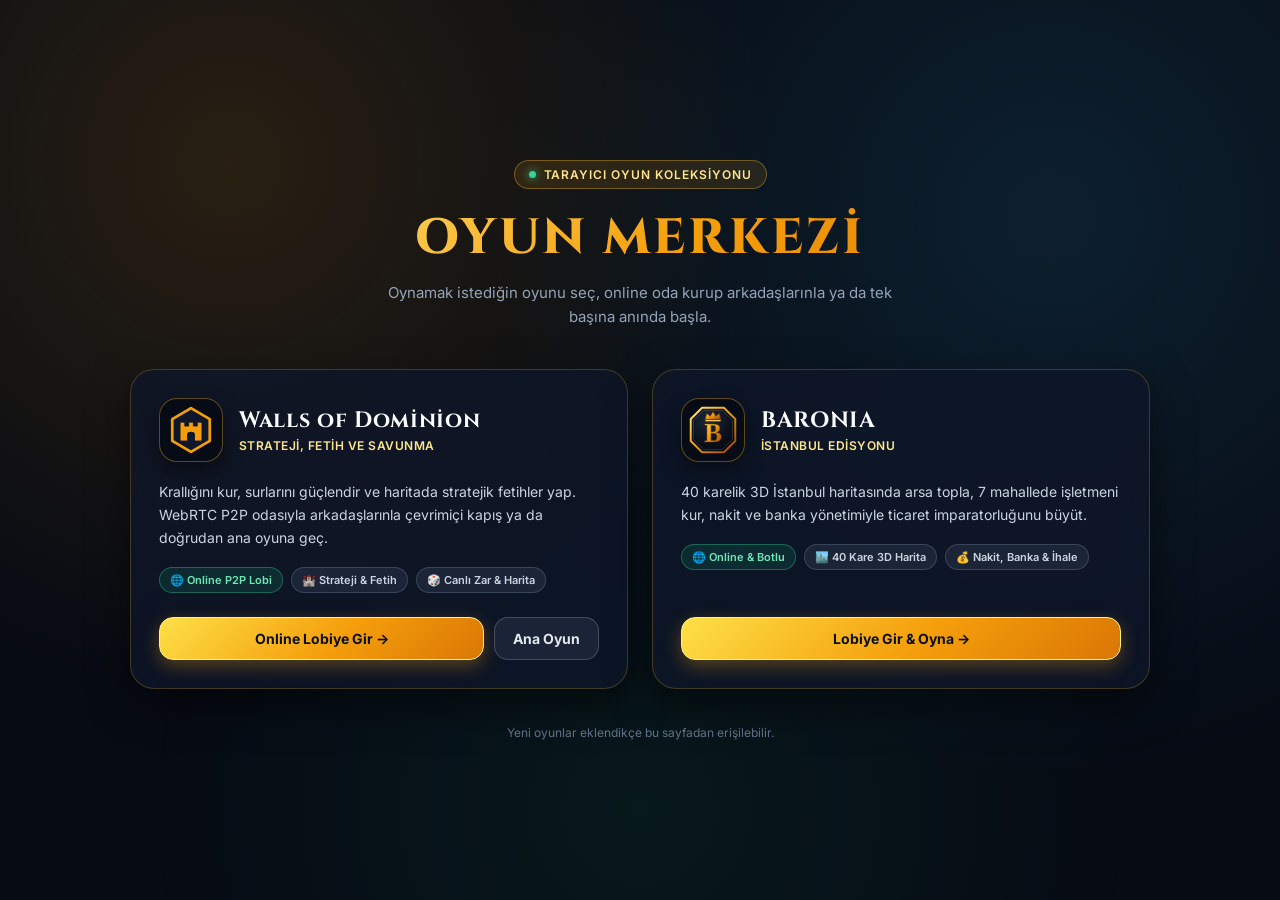
<file: index.html>
<!DOCTYPE html>
<html lang="tr">
<head>
  <meta charset="UTF-8">
  <meta name="viewport" content="width=device-width, initial-scale=1.0">
  <title>Oyun Merkezi — Walls of Dominion &amp; Baronia</title>
  <link rel="icon" type="image/svg+xml" href="data:image/svg+xml,%3Csvg xmlns='http://www.w3.org/2000/svg' viewBox='0 0 64 64'%3E%3Cpolygon points='32,4 58,18 58,46 32,60 6,46 6,18' fill='%230a101d' stroke='%23f59e0b' stroke-width='3.5' stroke-linejoin='round'/%3E%3Cpath d='M22 39 L26 24 L32 30 L38 24 L42 39 Z' fill='%23f59e0b'/%3E%3Crect x='22' y='41' width='20' height='3.5' rx='1.75' fill='%23fde68a'/%3E%3C/svg%3E">
  <link rel="preconnect" href="https://fonts.googleapis.com">
  <link rel="preconnect" href="https://fonts.gstatic.com" crossorigin>
  <link href="https://fonts.googleapis.com/css2?family=Cinzel:wght@600;700;800&family=Inter:wght@400;500;600;700&display=swap" rel="stylesheet">
  <style>
    :root {
      --bg-base: #070b14;
      --surface: rgba(15, 23, 42, 0.78);
      --surface-hover: rgba(20, 30, 54, 0.92);
      --border: rgba(251, 191, 36, 0.22);
      --border-strong: rgba(251, 191, 36, 0.55);
      --gold: #f59e0b;
      --gold-light: #fde68a;
      --text: #f8fafc;
      --muted: #94a3b8;
    }

    * {
      box-sizing: border-box;
      margin: 0;
      padding: 0;
    }

    body {
      min-height: 100vh;
      font-family: 'Inter', system-ui, -apple-system, sans-serif;
      background-color: var(--bg-base);
      color: var(--text);
      display: flex;
      flex-direction: column;
      align-items: center;
      justify-content: center;
      padding: 32px 20px;
      position: relative;
      overflow-x: hidden;
    }

    /* Ambient background glow */
    .bg-glow {
      position: fixed;
      inset: 0;
      pointer-events: none;
      z-index: 0;
      background:
        radial-gradient(circle at 18% 18%, rgba(245, 158, 11, 0.14), transparent 42%),
        radial-gradient(circle at 82% 24%, rgba(56, 189, 248, 0.12), transparent 45%),
        radial-gradient(circle at 50% 90%, rgba(16, 185, 129, 0.08), transparent 48%);
    }

    .container {
      position: relative;
      z-index: 1;
      width: 100%;
      max-width: 1020px;
    }

    /* Header */
    .hero {
      text-align: center;
      margin-bottom: 40px;
    }

    .hero-badge {
      display: inline-flex;
      align-items: center;
      gap: 8px;
      padding: 6px 14px;
      border-radius: 999px;
      background: rgba(245, 158, 11, 0.12);
      border: 1px solid rgba(251, 191, 36, 0.35);
      color: var(--gold-light);
      font-size: 12px;
      font-weight: 600;
      letter-spacing: 0.08em;
      text-transform: uppercase;
      margin-bottom: 16px;
    }

    .hero-badge .dot {
      width: 7px;
      height: 7px;
      border-radius: 50%;
      background: #34d399;
      box-shadow: 0 0 10px #34d399;
    }

    .hero h1 {
      font-family: 'Cinzel', Georgia, serif;
      font-size: clamp(2rem, 5vw, 3.1rem);
      font-weight: 800;
      letter-spacing: 0.06em;
      background: linear-gradient(135deg, #fef08a 0%, #f59e0b 55%, #d97706 100%);
      -webkit-background-clip: text;
      background-clip: text;
      color: transparent;
      margin-bottom: 10px;
    }

    .hero p {
      color: var(--muted);
      font-size: 15px;
      max-width: 540px;
      margin: 0 auto;
      line-height: 1.6;
    }

    /* Game cards grid */
    .games-grid {
      display: grid;
      grid-template-columns: repeat(auto-fit, minmax(310px, 1fr));
      gap: 24px;
    }

    .game-card {
      position: relative;
      display: flex;
      flex-direction: column;
      justify-content: space-between;
      background: var(--surface);
      backdrop-filter: blur(14px);
      -webkit-backdrop-filter: blur(14px);
      border: 1px solid var(--border);
      border-radius: 24px;
      padding: 28px;
      box-shadow: 0 16px 40px rgba(0, 0, 0, 0.5);
      transition: transform 0.22s ease, border-color 0.22s ease, background 0.22s ease, box-shadow 0.22s ease;
      overflow: hidden;
    }

    .game-card::before {
      content: "";
      position: absolute;
      inset: 0;
      background: linear-gradient(145deg, rgba(251, 191, 36, 0.08), transparent 55%);
      opacity: 0;
      transition: opacity 0.22s ease;
      pointer-events: none;
    }

    .game-card:hover {
      transform: translateY(-4px);
      border-color: var(--border-strong);
      background: var(--surface-hover);
      box-shadow: 0 22px 48px rgba(0, 0, 0, 0.65), 0 0 28px rgba(245, 158, 11, 0.12);
    }

    .game-card:hover::before {
      opacity: 1;
    }

    .card-top {
      display: flex;
      align-items: center;
      gap: 16px;
      margin-bottom: 18px;
    }

    .game-icon {
      width: 64px;
      height: 64px;
      flex-shrink: 0;
      border-radius: 18px;
      background: rgba(7, 11, 20, 0.85);
      border: 1px solid rgba(251, 191, 36, 0.35);
      padding: 6px;
      display: flex;
      align-items: center;
      justify-content: center;
      box-shadow: 0 8px 20px rgba(0, 0, 0, 0.45);
    }

    .game-icon img {
      width: 100%;
      height: 100%;
      object-fit: contain;
      display: block;
    }

    .game-title {
      font-family: 'Cinzel', Georgia, serif;
      font-size: 1.38rem;
      font-weight: 700;
      color: var(--text);
      letter-spacing: 0.03em;
      line-height: 1.2;
    }

    .game-subtitle {
      font-size: 12px;
      font-weight: 600;
      color: var(--gold-light);
      margin-top: 4px;
      letter-spacing: 0.04em;
      text-transform: uppercase;
    }

    .game-desc {
      color: #cbd5e1;
      font-size: 14px;
      line-height: 1.65;
      margin-bottom: 18px;
    }

    .tags {
      display: flex;
      flex-wrap: wrap;
      gap: 8px;
      margin-bottom: 24px;
    }

    .tag {
      font-size: 11px;
      font-weight: 600;
      padding: 5px 10px;
      border-radius: 999px;
      background: rgba(30, 41, 59, 0.9);
      border: 1px solid rgba(148, 163, 184, 0.25);
      color: #cbd5e1;
    }

    .tag.accent {
      background: rgba(16, 185, 129, 0.14);
      border-color: rgba(52, 211, 153, 0.35);
      color: #6ee7b7;
    }

    .card-actions {
      display: flex;
      flex-wrap: wrap;
      gap: 10px;
    }

    .btn {
      display: inline-flex;
      align-items: center;
      justify-content: center;
      gap: 8px;
      text-decoration: none;
      font-size: 14px;
      font-weight: 700;
      padding: 12px 18px;
      border-radius: 14px;
      transition: transform 0.16s ease, filter 0.16s ease, box-shadow 0.16s ease, background 0.16s ease;
      cursor: pointer;
    }

    .btn-primary {
      flex: 1 1 180px;
      color: #0b0f19;
      background: linear-gradient(135deg, #fde047 0%, #f59e0b 55%, #d97706 100%);
      border: 1px solid #fef08a;
      box-shadow: 0 6px 18px rgba(245, 158, 11, 0.32);
    }

    .btn-primary:hover {
      transform: translateY(-1px);
      filter: brightness(1.06);
      box-shadow: 0 8px 24px rgba(245, 158, 11, 0.48);
    }

    .btn-secondary {
      flex: 0 1 auto;
      color: #e2e8f0;
      background: rgba(30, 41, 59, 0.85);
      border: 1px solid rgba(148, 163, 184, 0.32);
    }

    .btn-secondary:hover {
      background: rgba(51, 65, 85, 0.9);
      border-color: rgba(251, 191, 36, 0.45);
      color: #fef3c7;
    }

    .footer {
      margin-top: 36px;
      text-align: center;
      color: #64748b;
      font-size: 12px;
    }

    @media (max-width: 480px) {
      .game-card {
        padding: 22px;
      }
      .btn-secondary {
        flex: 1 1 100%;
      }
    }
  </style>
</head>
<body>
  <div class="bg-glow" aria-hidden="true"></div>

  <main class="container">
    <header class="hero">
      <div class="hero-badge">
        <span class="dot" aria-hidden="true"></span>
        Tarayıcı Oyun Koleksiyonu
      </div>
      <h1>OYUN MERKEZİ</h1>
      <p>Oynamak istediğin oyunu seç, online oda kurup arkadaşlarınla ya da tek başına anında başla.</p>
    </header>

    <section class="games-grid" aria-label="Oyun Listesi">
      <!-- Oyun 1: Walls of Dominion -->
      <article class="game-card">
        <div>
          <div class="card-top">
            <div class="game-icon">
              <img src="./WallofDominion/favicon.svg" alt="Walls of Dominion Logosu">
            </div>
            <div>
              <h2 class="game-title">Walls of Dominion</h2>
              <div class="game-subtitle">Strateji, Fetih ve Savunma</div>
            </div>
          </div>
          <p class="game-desc">
            Krallığını kur, surlarını güçlendir ve haritada stratejik fetihler yap. WebRTC P2P odasıyla arkadaşlarınla çevrimiçi kapış ya da doğrudan ana oyuna geç.
          </p>
          <div class="tags">
            <span class="tag accent">🌐 Online P2P Lobi</span>
            <span class="tag">🏰 Strateji &amp; Fetih</span>
            <span class="tag">🎲 Canlı Zar &amp; Harita</span>
          </div>
        </div>
        <div class="card-actions">
          <a class="btn btn-primary" href="./WallofDominion/index.html">Online Lobiye Gir →</a>
          <a class="btn btn-secondary" href="./WallofDominion/game.html">Ana Oyun</a>
        </div>
      </article>

      <!-- Oyun 2: BARONIA -->
      <article class="game-card">
        <div>
          <div class="card-top">
            <div class="game-icon">
              <img src="./Baronia/assets/icon.svg" alt="BARONIA Logosu">
            </div>
            <div>
              <h2 class="game-title">BARONIA</h2>
              <div class="game-subtitle">İstanbul Edisyonu</div>
            </div>
          </div>
          <p class="game-desc">
            40 karelik 3D İstanbul haritasında arsa topla, 7 mahallede işletmeni kur, nakit ve banka yönetimiyle ticaret imparatorluğunu büyüt.
          </p>
          <div class="tags">
            <span class="tag accent">🌐 Online &amp; Botlu</span>
            <span class="tag">🏙️ 40 Kare 3D Harita</span>
            <span class="tag">💰 Nakit, Banka &amp; İhale</span>
          </div>
        </div>
        <div class="card-actions">
          <a class="btn btn-primary" href="./Baronia/index.html">Lobiye Gir &amp; Oyna →</a>
        </div>
      </article>
    </section>

    <footer class="footer">
      Yeni oyunlar eklendikçe bu sayfadan erişilebilir.
    </footer>
  </main>
</body>
</html>
</file>
